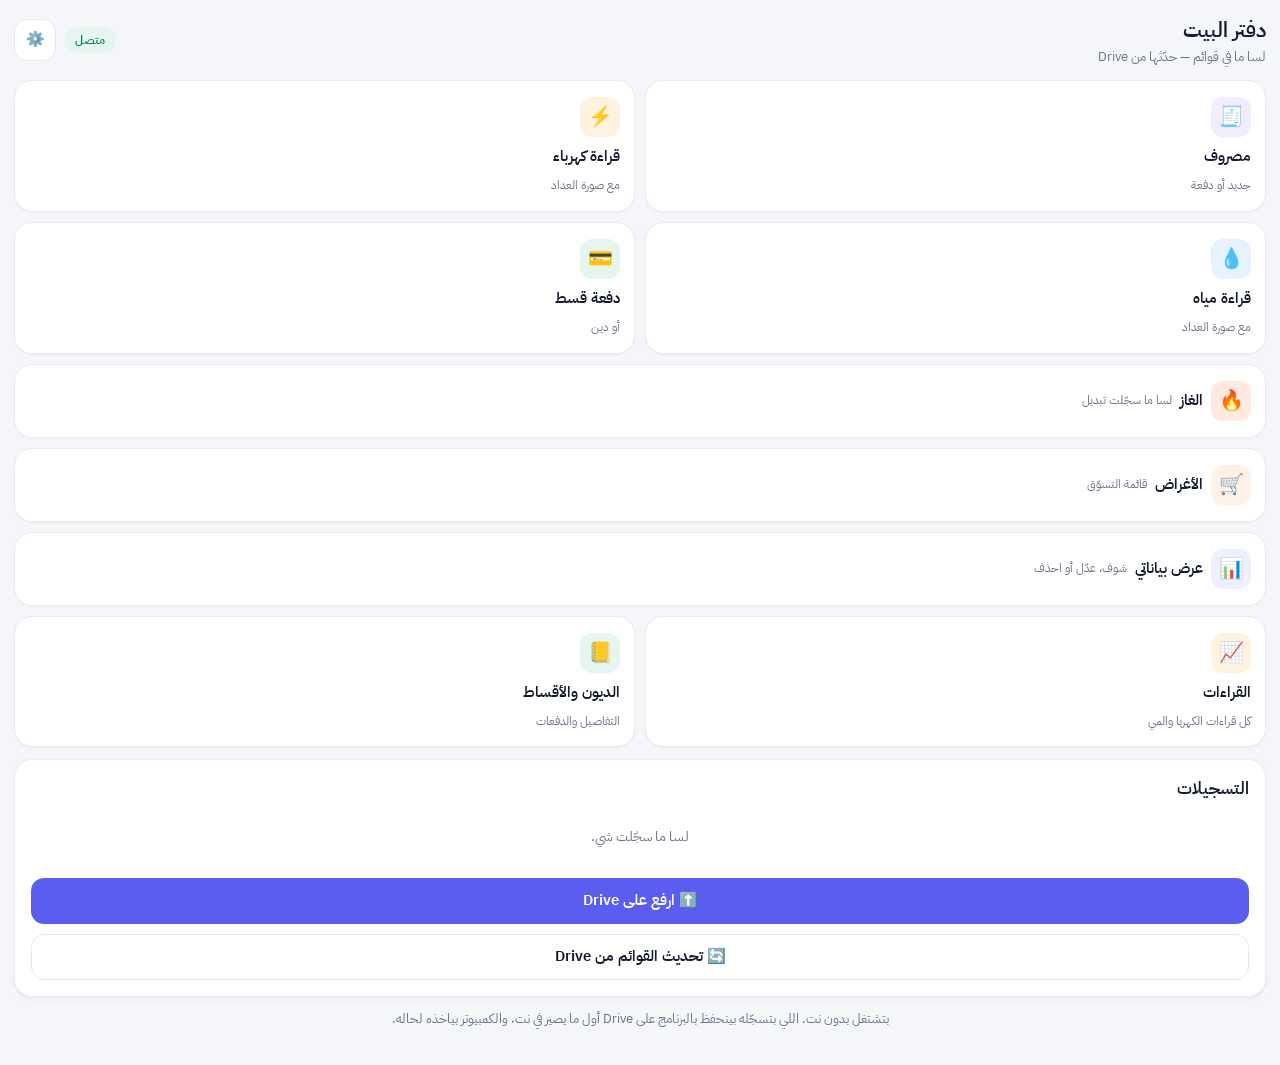
<file: index.html>
<!doctype html>
<html lang="ar" dir="rtl">
<head>
<meta charset="utf-8">
<meta name="viewport" content="width=device-width,initial-scale=1,viewport-fit=cover">
<title>دفتر البيت</title>
<meta name="theme-color" content="#5b5cf0">
<link rel="manifest" href="manifest.webmanifest">
<link rel="apple-touch-icon" href="icon-180.png">
<script>(function(){var t='auto';try{t=localStorage.getItem('hm-theme')||'auto'}catch(e){}
  document.documentElement.dataset.theme=(t==='dark'||(t==='auto'&&matchMedia('(prefers-color-scheme: dark)').matches))?'dark':'light'})();</script>
<link rel="stylesheet" href="style.css">
</head>
<body>
<div id="home">
  <div class="top">
    <div><h1>دفتر البيت</h1><small id="catInfo">—</small></div>
    <div style="display:flex;gap:8px;align-items:center"><span class="chip" id="net" data-net>متصل</span><button class="icon-btn" id="openSettings" aria-label="الإعدادات">⚙️</button></div>
  </div>
  <div class="syncbar hidden" id="syncBar"><span id="syncText"></span><button class="btn" id="syncBtn"></button></div>
  <div class="actions">
    <button class="action a-exp" data-form="expense"><span class="ai">🧾</span><b>مصروف</b><small>جديد أو دفعة</small></button>
    <button class="action a-el" data-form="electricity"><span class="ai">⚡</span><b>قراءة كهرباء</b><small>مع صورة العداد</small></button>
    <button class="action a-wa" data-form="water"><span class="ai">💧</span><b>قراءة مياه</b><small>مع صورة العداد</small></button>
    <button class="action a-pay" data-form="payment"><span class="ai">💳</span><b>دفعة قسط</b><small>أو دين</small></button>
    <button class="action a-gas" id="openGas"><span class="ai">🔥</span><b>الغاز</b><small id="gasInfo">متى بدّلت الجرة</small></button>
    <button class="action a-shop" id="openShop"><span class="ai">🛒</span><b>الأغراض</b><small id="shopInfo">قائمة التسوّق</small></button>
    <button class="action a-view" id="openView"><span class="ai">📊</span><b>عرض بياناتي</b><small>شوف، عدّل أو احذف</small></button>
    <button class="action a-el" id="openMeters"><span class="ai">📈</span><b>القراءات</b><small>كل قراءات الكهربا والمي</small></button>
    <button class="action a-pay" id="openDebts"><span class="ai">📒</span><b>الديون والأقساط</b><small>التفاصيل والدفعات</small></button>
    <button class="action a-el hidden" id="openAC"><span class="ai">🏠</span><b>الأجهزة</b><small id="acInfo">الحالة والتحكم</small></button>
    <button class="action a-el hidden" id="openEnergy"><span class="ai">⚡</span><b>الطاقة</b><small id="energyInfo">كل الأجهزة</small></button>
  </div>
  <div class="card">
    <div class="row" style="align-items:center;margin-bottom:6px"><h2 style="margin:0">التسجيلات</h2><span class="hint" id="pendingInfo" style="text-align:left"></span></div>
    <div class="list" id="list"></div>
    <div class="row" style="margin-top:12px">
      <button class="btn" id="uploadBtn">⬆️ ارفع على Drive</button>
    </div>
    <div class="row" style="margin-top:10px"><button class="btn white" id="refreshBtn">🔄 تحديث القوائم من Drive</button></div>
  </div>
  <p class="hint" style="text-align:center">بتشتغل بدون نت. اللي بتسجّله بينحفظ بالبرنامج على Drive أول ما يصير في نت، والكمبيوتر بياخذه لحاله.</p>
</div>

<div class="sheet hidden" id="sheet"></div>
<div class="toast" id="toast"></div>

<script src="js/util.js"></script>
<script src="js/drive.js"></script>
<script src="js/forms.js"></script>
<script src="js/landlord_draw.js"></script>
<script src="js/records.js"></script>
<script src="js/shopping.js"></script>
<script src="js/main.js"></script>
<script src="js/direct.js"></script>
</body>
</html>
</file>
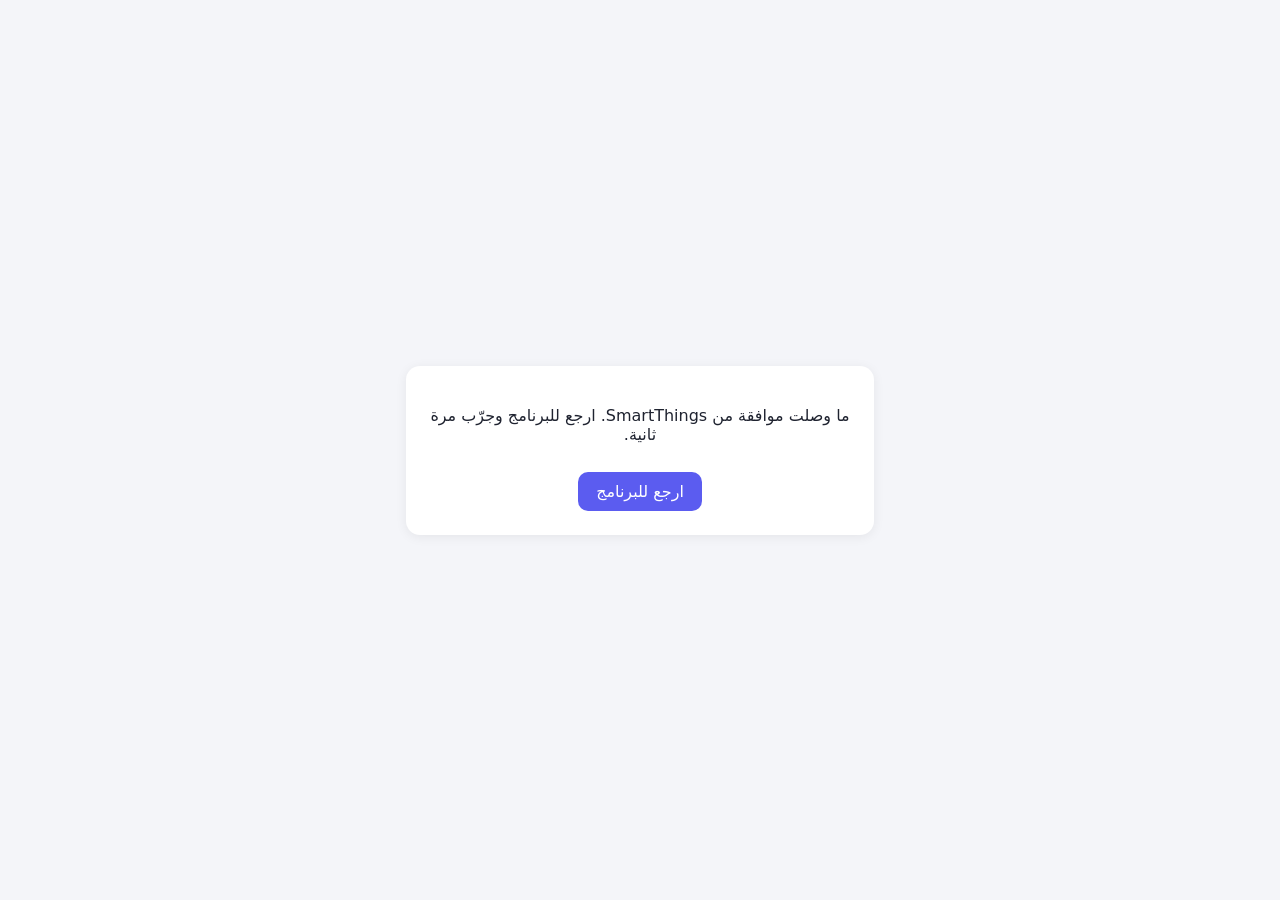
<file: st.html>
<!doctype html>
<!-- SmartThings sign-in comes back here (it only allows https), and this sends the browser on to the program on the
     computer, which swaps the one-time code for its own keys. Nothing is kept or sent anywhere else. -->
<html lang="ar" dir="rtl"><head><meta charset="utf-8"><meta name="viewport" content="width=device-width,initial-scale=1">
<meta name="referrer" content="no-referrer"><title>ربط SmartThings</title>
<style>body{font-family:system-ui,sans-serif;background:#f4f5f9;color:#1f2330;display:grid;place-items:center;min-height:100vh;margin:0}
.card{background:#fff;border-radius:14px;padding:24px;max-width:420px;margin:16px;box-shadow:0 2px 12px #0001;text-align:center}
a{display:inline-block;margin-top:12px;background:#5b5cf0;color:#fff;padding:10px 18px;border-radius:10px;text-decoration:none}</style></head>
<body><div class="card"><p id="msg">عم برجعك للبرنامج على الكمبيوتر…</p><a id="go" href="http://127.0.0.1:8765/">ارجع للبرنامج</a></div>
<script>
const q=new URLSearchParams(location.search),go=document.getElementById('go');
if(q.get('code')){
  go.href='http://127.0.0.1:8765/api/smartthings/callback?'+new URLSearchParams({code:q.get('code'),state:q.get('state')||''});
  location.replace(go.href);
}else{
  document.getElementById('msg').textContent='ما وصلت موافقة من SmartThings'+(q.get('error')?` (${q.get('error')})`:'')+'. ارجع للبرنامج وجرّب مرة ثانية.';
}
</script></body></html>
</file>
<file: style.css>
@font-face{font-family:Plex;font-weight:400;src:url(fonts/ibm-plex-sans-arabic-arabic-400-normal.woff2) format("woff2");unicode-range:U+0600-06FF,U+0750-077F,U+FB50-FDFF,U+FE70-FEFC,U+200C-200E}
@font-face{font-family:Plex;font-weight:700;src:url(fonts/ibm-plex-sans-arabic-arabic-600-normal.woff2) format("woff2");unicode-range:U+0600-06FF,U+0750-077F,U+FB50-FDFF,U+FE70-FEFC,U+200C-200E}
@font-face{font-family:Plex;font-weight:400;src:url(fonts/ibm-plex-sans-arabic-latin-400-normal.woff2) format("woff2");unicode-range:U+0000-00FF,U+2000-206F}
@font-face{font-family:Plex;font-weight:700;src:url(fonts/ibm-plex-sans-arabic-latin-600-normal.woff2) format("woff2");unicode-range:U+0000-00FF,U+2000-206F}
:root{--bg:#f4f6fa;--card:#fff;--text:#141b2d;--muted:#6b7488;--border:#e6e9f0;--brand:#5b5cf0;--soft:#eef0ff;--green:#0c8459;--red:#c43a52;--amber:#bd700c}
*{box-sizing:border-box;-webkit-tap-highlight-color:transparent}
html,body{margin:0;background:var(--bg);color:var(--text);font-family:Plex,-apple-system,"SF Arabic",Tahoma,sans-serif;font-size:15px;line-height:1.55}
body{padding:calc(14px + env(safe-area-inset-top)) 14px calc(24px + env(safe-area-inset-bottom))}
button,input,select,textarea{font:inherit;color:inherit}
h1{font-size:21px;margin:0}h2{font-size:17px;margin:0 0 12px}
.top{display:flex;align-items:center;justify-content:space-between;gap:10px;margin-bottom:14px}
.top small{display:block;color:var(--muted);font-size:12.5px}
.chip{display:inline-flex;align-items:center;gap:6px;border-radius:999px;padding:4px 11px;font-size:12px;font-weight:700;background:#e6f6ef;color:var(--green)}
.chip.off{background:#fff2df;color:var(--amber)}
.icon-btn{width:42px;height:42px;border-radius:13px;border:1px solid var(--border);background:#fff;display:grid;place-items:center}
.card{background:var(--card);border:1px solid #e8ebf2;border-radius:18px;padding:16px;margin-bottom:12px;box-shadow:0 1px 2px rgba(16,24,40,.04),0 2px 10px rgba(16,24,40,.035)}
.actions{display:grid;grid-template-columns:1fr 1fr;gap:10px;margin-bottom:12px}
.action{display:flex;flex-direction:column;align-items:flex-start;gap:8px;padding:16px 14px;border-radius:18px;border:1px solid #e8ebf2;background:#fff;text-align:start;box-shadow:0 1px 2px rgba(16,24,40,.04)}
.action b{font-size:15px}.action small{color:var(--muted);font-size:12px}
.ai{width:40px;height:40px;border-radius:12px;display:grid;place-items:center;font-size:20px}
.ocrbtn{display:inline-flex;align-items:center;gap:6px;margin-top:6px;font-size:13px;font-weight:700;color:#4646c9;background:var(--soft);border-radius:10px;padding:7px 11px;align-self:flex-start}
.ocrbtn input{display:none}
.field input.ocr{border-color:#f0b84b;background:#fffaf0}
.zoom{position:fixed;inset:0;z-index:30;background:rgba(0,0,0,.92);display:grid;place-items:center;overflow:auto;padding:env(safe-area-inset-top) 0 env(safe-area-inset-bottom)}
.zoom img{max-width:none;width:180%;touch-action:pinch-zoom}
.syncbar{display:flex;align-items:center;gap:10px;background:#fff7e6;border:1px solid #f0d7aa;color:#8c5a0a;border-radius:14px;padding:10px 12px;margin-bottom:12px;font-size:13.5px;font-weight:600}
.syncbar span{flex:1}.syncbar .btn{width:auto;min-height:38px;padding:6px 14px;font-size:13.5px}
.a-gas{grid-column:1/-1;flex-direction:row;align-items:center}.a-gas .ai{background:#ffe9e0}
html[data-theme="dark"] .a-gas .ai{background:#3a2016}
.a-shop{grid-column:1/-1;flex-direction:row;align-items:center}.a-shop .ai{background:#fff1e6}
.shop-add{display:flex;gap:8px;margin-bottom:10px}.shop-add input{min-height:46px;border:1px solid #dfe3ec;border-radius:12px;padding:10px 12px;font-size:16px;min-width:0}
.shop-add .n{flex:2}.shop-add .q{flex:1}.shop-add .btn{width:auto;padding:0 16px}
.shop-row{display:flex;align-items:center;gap:10px;padding:12px 2px;border-bottom:1px solid #eef1f5}.shop-row:last-child{border-bottom:0}
.shop-row label{flex:1;display:flex;align-items:center;gap:12px;font-size:16px;min-width:0}.shop-row input{width:26px;height:26px;accent-color:var(--brand);flex:none}
.shop-row small{color:var(--muted);font-size:13px}.shop-row.done span{text-decoration:line-through;color:var(--muted)}
.shop-row button{border:0;background:none;font-size:18px;padding:4px 6px;color:var(--muted)}.shop-row .star.on{color:#e0a106}
.a-view{grid-column:1/-1;flex-direction:row;align-items:center}.a-view .ai{background:#eef0ff}
.kpis{display:grid;grid-template-columns:1fr 1fr;gap:8px;margin-bottom:12px}
.kpi{background:#fff;border:1px solid #e8ebf2;border-radius:14px;padding:11px 12px}.kpi small{display:block;color:var(--muted);font-size:12px}.kpi b{font-size:17px}
.kpi.wide{grid-column:1/-1}
.line{display:flex;align-items:center;justify-content:space-between;gap:10px;padding:11px 0;border-bottom:1px solid #eef1f5;font-size:14.5px;width:100%;background:none;border-top:0;border-inline:0;text-align:start}
.line:last-child{border-bottom:0}.line .grow{flex:1;min-width:0}.line .grow span{display:block;overflow:hidden;text-overflow:ellipsis;white-space:nowrap}
.line small{color:var(--muted);font-size:12px}.line b{white-space:nowrap}
.line.gone .grow span,.line.gone b{text-decoration:line-through;opacity:.55}
.st.part{background:#edf4ff;color:#2563a8}.st.edit{background:#eef0ff;color:#4646c9}.st.no{background:#f1f3f6;color:#6b7488}
.sub{font-size:13px;font-weight:700;color:var(--muted);margin:4px 0 6px}
.a-exp .ai{background:#f1edff}.a-el .ai{background:#fff3df}.a-wa .ai{background:#e6f2ff}.a-pay .ai{background:#e6f6ef}
.btn{display:inline-flex;align-items:center;justify-content:center;gap:7px;min-height:46px;padding:10px 16px;border-radius:13px;border:0;font-weight:700;background:var(--brand);color:#fff;width:100%}
.btn.white{background:#fff;color:var(--text);border:1px solid var(--border)}
.btn.soft{background:var(--soft);color:#4646c9}
.btn.danger{background:#fff1f3;color:var(--red)}
.btn:disabled{opacity:.5}
@keyframes spin{to{transform:rotate(360deg)}}
.btn.busy{opacity:.85;pointer-events:none}
.btn.busy::before,.chip.busy::before{content:"";width:16px;height:16px;border-radius:50%;border:2.5px solid currentColor;border-inline-end-color:transparent;animation:spin .7s linear infinite;flex:none}
.chip.busy::before{width:11px;height:11px;border-width:2px}
.chip.busy{background:var(--soft);color:#4646c9}
.row{display:flex;gap:10px}.row>*{flex:1;min-width:0}
.field{display:flex;flex-direction:column;gap:6px;margin-bottom:12px}
.field label{font-size:13px;font-weight:700;color:#4b5568}
.field input,.field select,.field textarea{width:100%;min-height:46px;border:1px solid #dfe3ec;border-radius:12px;padding:10px 12px;background:#fff;font-size:16px}
.field textarea{min-height:70px}
.field input:focus,.field select:focus,.field textarea:focus{outline:none;border-color:#8f90f5;box-shadow:0 0 0 4px rgba(91,92,240,.14)}
.hint{font-size:12.5px;color:var(--muted)}.warn{font-size:12.5px;color:var(--amber)}
.seg{display:flex;background:#eef0f5;border-radius:12px;padding:4px;margin-bottom:12px}
.seg button{flex:1;border:0;background:none;border-radius:9px;padding:8px;font-weight:700;font-size:13.5px;color:var(--muted)}
.seg button.on{background:#fff;color:var(--text);box-shadow:0 1px 3px rgba(16,24,40,.1)}
.check{display:flex;align-items:center;gap:10px;margin-bottom:12px;font-weight:600}
.check input{width:22px;height:22px;accent-color:var(--brand)}
.photos{display:flex;flex-wrap:wrap;gap:8px;margin-bottom:12px}
.photos img{width:74px;height:74px;object-fit:cover;border-radius:12px;border:1px solid var(--border)}
.ph{position:relative}.ph button{position:absolute;top:-6px;left:-6px;width:24px;height:24px;border-radius:50%;border:0;background:#141b2d;color:#fff;font-size:13px}
/* A saved photo in the roof statement: ticked = sent with it; unticked = faded. */
.ph.pickable button{background:#fff;color:transparent;border:2px solid var(--border)}
.ph.pickable.on button{background:var(--brand);color:#fff;border-color:var(--brand)}
.ph.pickable:not(.on) img{opacity:.35}
.ph.pickable small{position:absolute;bottom:4px;right:4px;font-size:13px;line-height:1}
.pick{display:flex;align-items:center;justify-content:center;gap:8px;min-height:74px;border:1.5px dashed #cdd3e1;border-radius:14px;color:#4b5568;font-weight:700;background:#fafbfd;margin-bottom:12px}
.pick input{display:none}
.list .it{display:flex;gap:12px;align-items:center;padding:12px 0;border-bottom:1px solid #eef1f5}
.list .it:last-child{border-bottom:0}
.it .ai{width:38px;height:38px;font-size:18px;flex:none}
.it .grow{flex:1;min-width:0}.it b{display:block;font-size:14.5px;overflow:hidden;text-overflow:ellipsis;white-space:nowrap}.it small{color:var(--muted);font-size:12px}
.st{font-size:11.5px;font-weight:700;border-radius:999px;padding:2px 9px;white-space:nowrap}
.st.wait{background:#fff2df;color:var(--amber)}.st.done{background:#e6f6ef;color:var(--green)}
.del{border:0;background:none;color:var(--red);font-size:20px;padding:4px 6px}
.sheet{position:fixed;inset:0;background:var(--bg);overflow:auto;padding:calc(14px + env(safe-area-inset-top)) 14px calc(30px + env(safe-area-inset-bottom));z-index:10}
.hidden{display:none!important}
.toast{position:fixed;left:50%;bottom:calc(20px + env(safe-area-inset-bottom));transform:translateX(-50%);background:#141b2d;color:#fff;border-radius:12px;padding:11px 16px;font-size:14px;z-index:20;max-width:calc(100vw - 32px);text-align:center;opacity:0;transition:.2s;pointer-events:none}
.toast.show{opacity:1}.toast.err{background:#9d2438}
.empty{color:var(--muted);text-align:center;padding:18px 0;font-size:13.5px}
.num{direction:ltr;unicode-bidi:isolate;font-variant-numeric:tabular-nums}
.steps{padding-inline-start:20px;margin:6px 0 12px;font-size:13.5px}.steps li{margin-bottom:6px}
/* Dark mode (Settings: automatic / light / dark) */
html[data-theme="dark"]{color-scheme:dark;--bg:#0f1220;--card:#171b2d;--text:#e6e9f2;--muted:#98a1b8;--border:#2a3048;--soft:#262a52;--brand:#7273ff;--green:#3fcf8e;--red:#ff6b7f;--amber:#f2b445}
html[data-theme="dark"] :is(.card,.action,.icon-btn,.kpi,.btn.white,.field input,.field select,.field textarea,.shop-add input,.seg button.on){background-color:var(--card);border-color:var(--border);color:var(--text)}
html[data-theme="dark"] .seg{background:#12162a}
html[data-theme="dark"] :is(.line,.list .it,.shop-row){border-color:var(--border)}
html[data-theme="dark"] .pick{background:#12162a;border-color:#3a4160;color:#c9cfe0}
html[data-theme="dark"] .field label{color:#b4bcd0}
html[data-theme="dark"] .btn.soft{background:var(--soft);color:#b9baff}
html[data-theme="dark"] .btn.danger{background:#3a1820;color:#ff8597}
html[data-theme="dark"] .chip{background:#123426;color:#5fe0a5}.chip.off{background:#3a2a10}
html[data-theme="dark"] .st.wait{background:#3a2a10;color:#f2c879}html[data-theme="dark"] .st.done{background:#123426;color:#5fe0a5}
html[data-theme="dark"] .st.part{background:#162a45;color:#8fc0f5}html[data-theme="dark"] .st.edit{background:var(--soft);color:#b9baff}html[data-theme="dark"] .st.no{background:#262b40;color:#b4bcd0}
html[data-theme="dark"] .syncbar{background:#2e2412;border-color:#5a4520;color:#f2c879}
html[data-theme="dark"] :is(.a-exp .ai,.a-view .ai){background:#262a52}html[data-theme="dark"] .a-el .ai{background:#3a2a10}html[data-theme="dark"] .a-wa .ai{background:#16304d}
html[data-theme="dark"] .a-pay .ai{background:#123426}html[data-theme="dark"] .a-shop .ai{background:#35241a}
html[data-theme="dark"] .field input.ocr{background:#2e2412;border-color:#8a6a22}
html[data-theme="dark"] .ocrbtn{color:#b9baff}
html[data-theme="dark"] code{background:#262b40}
code{direction:ltr;unicode-bidi:isolate;background:#eef0f5;border-radius:6px;padding:1px 5px;font-size:12.5px;word-break:break-all}
.ll-img{display:block;width:100%;height:auto;border-radius:10px;border:1px solid var(--border)}
</file>
